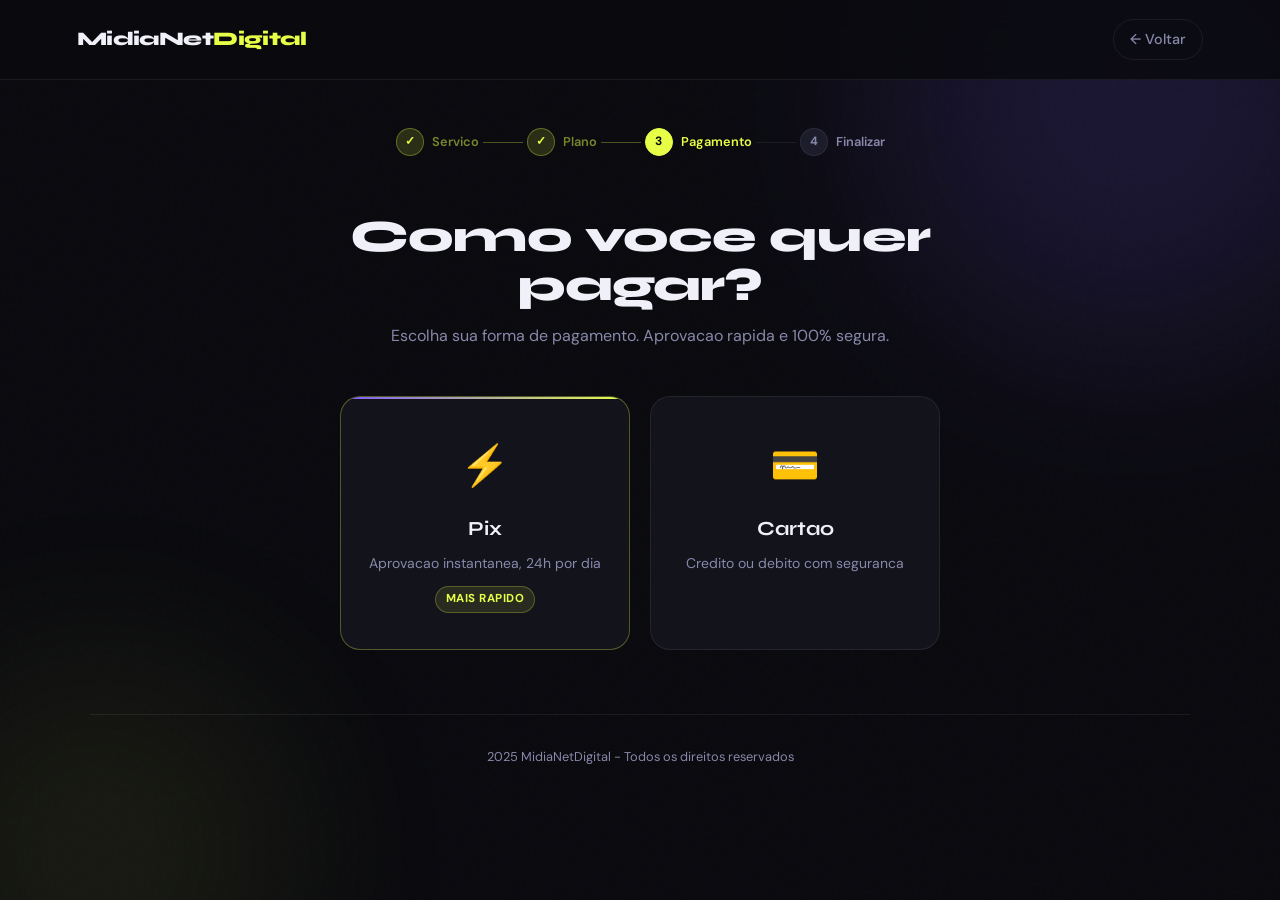
<file: pagamento.html>
<!DOCTYPE html>
<html lang="pt-BR">
<head>
  <meta charset="UTF-8"/>
  <meta name="viewport" content="width=device-width, initial-scale=1.0"/>
  <title>Forma de Pagamento - MidiaNetDigital</title>
  <style>
@import url('https://fonts.googleapis.com/css2?family=Syne:wght@700;800&family=DM+Sans:wght@400;500;600&display=swap');

:root {
  --bg: #0a0a0f; --surface: #13131c; --surface2: #1c1c2b;
  --accent: #e8ff47; --accent2: #7c5cfc;
  --text: #f0f0f8; --muted: #8888aa;
  --border: rgba(255,255,255,0.07); --radius: 20px;
}
*,*::before,*::after{box-sizing:border-box;margin:0;padding:0}
body{background:var(--bg);color:var(--text);font-family:'DM Sans',sans-serif;line-height:1.6;overflow-x:hidden;min-height:100vh}
body::before{content:'';position:fixed;inset:0;background-image:url("data:image/svg+xml,%3Csvg viewBox='0 0 256 256' xmlns='http://www.w3.org/2000/svg'%3E%3Cfilter id='n'%3E%3CfeTurbulence type='fractalNoise' baseFrequency='0.9' numOctaves='4' stitchTiles='stitch'/%3E%3C/filter%3E%3Crect width='100%25' height='100%25' filter='url(%23n)' opacity='0.03'/%3E%3C/svg%3E");pointer-events:none;z-index:0;opacity:0.4}
.blob{position:fixed;border-radius:50%;filter:blur(100px);pointer-events:none;z-index:0}
.blob-1{width:500px;height:500px;background:var(--accent2);top:-150px;right:-100px;opacity:0.15}
.blob-2{width:400px;height:400px;background:var(--accent);bottom:-150px;left:-100px;opacity:0.07}
.nav{position:fixed;top:0;left:0;right:0;z-index:100;display:flex;align-items:center;justify-content:space-between;padding:1.2rem 6%;background:rgba(10,10,15,0.85);backdrop-filter:blur(14px);border-bottom:1px solid var(--border)}
.logo{font-family:'Syne',sans-serif;font-weight:800;font-size:1.2rem;letter-spacing:-0.03em;color:var(--text);text-decoration:none}
.logo span{color:var(--accent)}
.nav-back{display:inline-flex;align-items:center;gap:0.4rem;color:var(--muted);font-size:0.9rem;font-weight:500;text-decoration:none;padding:0.5rem 1rem;border:1px solid var(--border);border-radius:100px;transition:color .2s,border-color .2s}
.nav-back:hover{color:var(--text);border-color:rgba(255,255,255,0.18)}
.page{position:relative;z-index:1;min-height:100vh;padding:8rem 6% 5rem;display:flex;flex-direction:column;align-items:center}
.progress-bar{display:flex;align-items:center;margin-bottom:3.5rem}
.step{display:flex;align-items:center;gap:0.5rem;font-size:0.8rem;font-weight:600;color:var(--muted)}
.step.active{color:var(--accent)}
.step.done{color:rgba(232,255,71,0.5)}
.step-dot{width:28px;height:28px;border-radius:50%;background:var(--surface2);border:1px solid var(--border);display:flex;align-items:center;justify-content:center;font-size:0.75rem;font-weight:700}
.step.active .step-dot{background:var(--accent);color:#0a0a0f;border-color:var(--accent)}
.step.done .step-dot{background:rgba(232,255,71,0.15);border-color:rgba(232,255,71,0.3);color:var(--accent)}
.step-line{width:40px;height:1px;background:var(--border);margin:0 0.25rem}
.step-line.done{background:rgba(232,255,71,0.3)}
.page-header{text-align:center;max-width:600px;margin-bottom:3rem}
.page-header h1{font-family:'Syne',sans-serif;font-size:clamp(1.8rem,4vw,2.8rem);font-weight:800;letter-spacing:-0.02em;line-height:1.1;margin-bottom:0.75rem}
.page-header p{color:var(--muted);font-size:1rem}
.cards-grid{display:grid;grid-template-columns:repeat(auto-fit,minmax(220px,1fr));gap:1.25rem;width:100%;max-width:1100px}
.card{background:var(--surface);border:1px solid var(--border);border-radius:var(--radius);padding:2rem 1.75rem;text-decoration:none;color:var(--text);transition:transform .25s,border-color .25s,box-shadow .25s;position:relative;overflow:hidden;cursor:pointer;display:block}
.card::before{content:'';position:absolute;top:0;left:0;right:0;height:2px;background:linear-gradient(90deg,var(--accent2),var(--accent));opacity:0;transition:opacity .25s}
.card:hover{transform:translateY(-5px);border-color:rgba(255,255,255,0.14);box-shadow:0 20px 40px rgba(0,0,0,.35)}
.card:hover::before{opacity:1}
.card.featured{border-color:rgba(232,255,71,0.3);background:linear-gradient(135deg,rgba(232,255,71,0.04),var(--surface))}
.card.featured::before{opacity:1}
.card-badge{position:absolute;top:1rem;right:1rem;background:var(--accent);color:#0a0a0f;font-size:0.7rem;font-weight:700;letter-spacing:0.05em;text-transform:uppercase;padding:0.25rem 0.6rem;border-radius:100px}
.card-icon{font-size:2.2rem;margin-bottom:1rem;display:block}
.card h3{font-family:'Syne',sans-serif;font-size:1.15rem;font-weight:700;margin-bottom:0.4rem}
.card p,.card span{color:var(--muted);font-size:0.875rem}
.card-price{font-family:'Syne',sans-serif;font-size:2rem;font-weight:800;color:var(--accent);margin:0.75rem 0 0.25rem;line-height:1}
.card-price-sub{color:var(--muted);font-size:0.8rem}
.card-features{list-style:none;margin-top:1rem;display:flex;flex-direction:column;gap:0.4rem}
.card-features li{font-size:0.85rem;color:var(--muted);display:flex;align-items:center;gap:0.4rem}
.card-features li::before{content:'✓';color:var(--accent);font-weight:700}
.checkout-box{background:var(--surface);border:1px solid var(--border);border-radius:24px;padding:2.5rem;width:100%;max-width:560px}
.checkout-box h2{font-family:'Syne',sans-serif;font-size:1.5rem;font-weight:800;margin-bottom:0.4rem}
.checkout-box .sub{color:var(--muted);font-size:0.9rem;margin-bottom:2rem}
.form-group{display:flex;flex-direction:column;gap:0.4rem;margin-bottom:1.1rem}
.form-group label{font-size:0.82rem;font-weight:600;color:var(--muted);letter-spacing:0.03em;text-transform:uppercase}
.form-group input{background:var(--surface2);border:1px solid var(--border);border-radius:12px;padding:0.85rem 1rem;color:var(--text);font-family:'DM Sans',sans-serif;font-size:0.95rem;outline:none;transition:border-color .2s;width:100%}
.form-group input:focus{border-color:rgba(232,255,71,0.4)}
.form-group input::placeholder{color:var(--muted)}
.btn-submit{width:100%;padding:1rem;border:none;border-radius:100px;background:var(--accent);color:#0a0a0f;font-family:'DM Sans',sans-serif;font-size:1rem;font-weight:700;cursor:pointer;margin-top:0.5rem;transition:opacity .2s,transform .2s,box-shadow .2s;box-shadow:0 0 30px rgba(232,255,71,0.2)}
.btn-submit:hover{opacity:0.9;transform:translateY(-2px);box-shadow:0 0 45px rgba(232,255,71,0.35)}
.secure-note{display:flex;align-items:center;justify-content:center;gap:0.4rem;margin-top:1rem;font-size:0.8rem;color:var(--muted)}
.page-footer{margin-top:4rem;padding-top:2rem;border-top:1px solid var(--border);text-align:center;color:var(--muted);font-size:0.8rem;width:100%;max-width:1100px}
.pay-grid{display:grid;grid-template-columns:repeat(auto-fit,minmax(200px,1fr));gap:1.25rem;width:100%;max-width:600px}
.pay-card{background:var(--surface);border:1px solid var(--border);border-radius:var(--radius);padding:2.25rem 1.5rem;text-align:center;text-decoration:none;color:var(--text);transition:transform .25s,border-color .25s,box-shadow .25s;position:relative;overflow:hidden}
.pay-card::before{content:'';position:absolute;top:0;left:0;right:0;height:2px;background:linear-gradient(90deg,var(--accent2),var(--accent));opacity:0;transition:opacity .25s}
.pay-card:hover{transform:translateY(-5px);border-color:rgba(255,255,255,0.14);box-shadow:0 20px 40px rgba(0,0,0,.3)}
.pay-card:hover::before{opacity:1}
.pay-card.featured{border-color:rgba(232,255,71,0.3)}
.pay-card.featured::before{opacity:1}
.pay-icon{font-size:2.5rem;margin-bottom:1rem;display:block}
.pay-card h3{font-family:'Syne',sans-serif;font-size:1.25rem;font-weight:700;margin-bottom:0.4rem}
.pay-card p{color:var(--muted);font-size:0.875rem}
.pay-tag{display:inline-block;margin-top:0.75rem;background:rgba(232,255,71,0.1);border:1px solid rgba(232,255,71,0.25);color:var(--accent);font-size:0.72rem;font-weight:700;letter-spacing:0.04em;text-transform:uppercase;padding:0.2rem 0.6rem;border-radius:100px}
@keyframes fadeUp{from{opacity:0;transform:translateY(20px)}to{opacity:1;transform:translateY(0)}}
.animate{animation:fadeUp .6s ease both}
.delay-1{animation-delay:.1s}
.delay-2{animation-delay:.2s}
.delay-3{animation-delay:.3s}
@media(max-width:600px){.page{padding:7rem 5% 4rem}.nav{padding:1rem 5%}.cards-grid{grid-template-columns:1fr}.step-line{width:20px}.checkout-box{padding:1.75rem 1.25rem}}

  </style>
</head>
<body>
  <div class="blob blob-1"></div>
  <div class="blob blob-2"></div>
  <nav class="nav">
    <a href="index.html" class="logo">MidiaNet<span>Digital</span></a>
    <a href="planos.html" class="nav-back">← Voltar</a>
  </nav>

  <section class="page">
    <div class="progress-bar animate">
      <div class="step done"><div class="step-dot">✓</div>Servico</div>
      <div class="step-line done"></div>
      <div class="step done"><div class="step-dot">✓</div>Plano</div>
      <div class="step-line done"></div>
      <div class="step active"><div class="step-dot">3</div>Pagamento</div>
      <div class="step-line"></div>
      <div class="step"><div class="step-dot">4</div>Finalizar</div>
    </div>

    <div class="page-header animate delay-1">
      <h1>Como voce quer pagar?</h1>
      <p>Escolha sua forma de pagamento. Aprovacao rapida e 100% segura.</p>
    </div>

    <div class="pay-grid animate delay-2">
      <a href="#" class="pay-card featured" onclick="escolher('pix'); return false;">
        <span class="pay-icon">&#9889;</span>
        <h3>Pix</h3>
        <p>Aprovacao instantanea, 24h por dia</p>
        <span class="pay-tag">Mais rapido</span>
      </a>
      <a href="#" class="pay-card" onclick="escolher('cartao'); return false;">
        <span class="pay-icon">&#128179;</span>
        <h3>Cartao</h3>
        <p>Credito ou debito com seguranca</p>
      </a>
    </div>

    <footer class="page-footer animate delay-3">2025 MidiaNetDigital - Todos os direitos reservados</footer>
  </section>

  <script>
    // Preserva plano e servico vindos das etapas anteriores
    var params  = new URLSearchParams(location.search);
    var plano   = params.get('plano')   || sessionStorage.getItem('plano')   || '';
    var servico = params.get('servico') || sessionStorage.getItem('servico') || '';
    if (plano)   sessionStorage.setItem('plano',   plano);
    if (servico) sessionStorage.setItem('servico', servico);

    function escolher(pagamento) {
      sessionStorage.setItem('pagamento', pagamento);
      window.location.href = 'checkout.html?pagamento=' + pagamento;
    }
  </script>
</body>
</html>
</file>
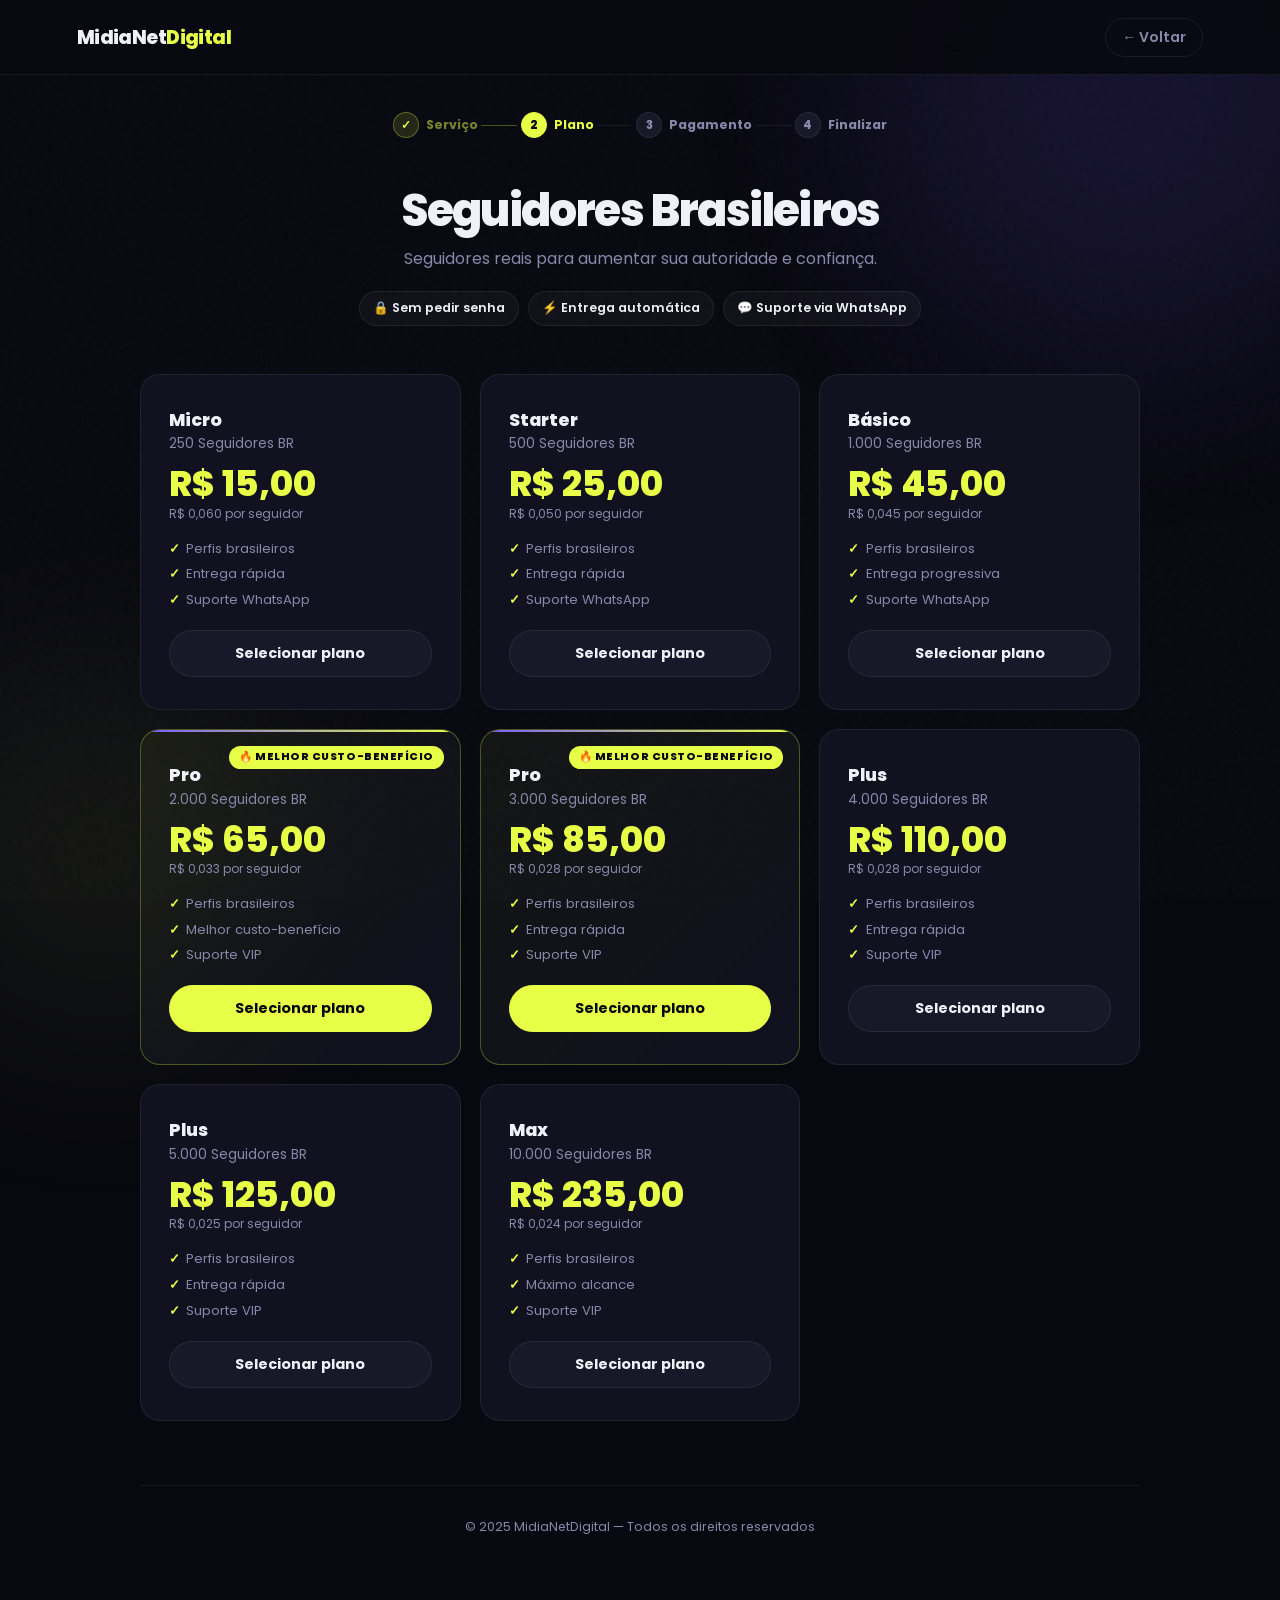
<file: planos.html>
<!DOCTYPE html>
<html lang="pt-BR">
<head>
  <meta charset="UTF-8"/>
  <meta name="viewport" content="width=device-width, initial-scale=1.0"/>
  <title>Escolha o Plano - MidiaNetDigital</title>

  <link rel="preconnect" href="https://fonts.googleapis.com"/>
  <link href="https://fonts.googleapis.com/css2?family=Poppins:wght@400;500;600;700;800&display=swap" rel="stylesheet"/>

  <!-- Meta Pixel -->
  <script>
    !function(f,b,e,v,n,t,s){
      if(f.fbq)return;n=f.fbq=function(){n.callMethod?
      n.callMethod.apply(n,arguments):n.queue.push(arguments)};
      if(!f._fbq)f._fbq=n;n.push=n;n.loaded=!0;n.version='2.0';
      n.queue=[];t=b.createElement(e);t.async=!0;
      t.src=v;s=b.getElementsByTagName(e)[0];
      s.parentNode.insertBefore(t,s)
    }(window, document,'script','https://connect.facebook.net/en_US/fbevents.js');

    fbq('init','855639116397202');

    setTimeout(function(){
      fbq('track','PageView');
      console.log('Pixel disparado: PageView - planos');
    }, 1000);
  </script>

  <style>
    :root{--bg:#080810;--s1:#111120;--s2:#181828;--ac:#e8ff47;--ac2:#7c5cfc;--text:#f0f0f8;--muted:#8888aa;--border:rgba(255,255,255,0.07)}
    *,*::before,*::after{box-sizing:border-box;margin:0;padding:0;font-family:"Poppins",sans-serif}
    body{background:var(--bg);color:var(--text);overflow-x:hidden;min-height:100vh}
    body::before{content:"";position:fixed;inset:0;opacity:.03;pointer-events:none;z-index:0;background-image:url("data:image/svg+xml,%3Csvg viewBox='0 0 200 200' xmlns='http://www.w3.org/2000/svg'%3E%3Cfilter id='n'%3E%3CfeTurbulence type='fractalNoise' baseFrequency='.9' numOctaves='4'/%3E%3C/filter%3E%3Crect width='100%25' height='100%25' filter='url(%23n)'/%3E%3C/svg%3E")}
    .blob{position:fixed;border-radius:50%;pointer-events:none;z-index:0;filter:blur(110px)}
    .b1{width:500px;height:500px;background:var(--ac2);top:-150px;right:-100px;opacity:.13}
    .b2{width:400px;height:400px;background:var(--ac);bottom:-150px;left:-100px;opacity:.06}
    nav{position:fixed;top:0;left:0;right:0;z-index:100;display:flex;align-items:center;justify-content:space-between;padding:1.1rem 6%;background:rgba(8,8,16,.88);backdrop-filter:blur(16px);border-bottom:1px solid var(--border)}
    .logo{font-weight:800;font-size:1.2rem;letter-spacing:-.03em;color:var(--text);text-decoration:none}
    .logo em{color:var(--ac);font-style:normal}
    .nav-back{display:inline-flex;align-items:center;gap:.4rem;color:var(--muted);font-size:.875rem;font-weight:600;text-decoration:none;padding:.5rem 1rem;border:1px solid var(--border);border-radius:100px;transition:color .2s,border-color .2s}
    .nav-back:hover{color:var(--text);border-color:rgba(255,255,255,.18)}
    .page{position:relative;z-index:1;min-height:100vh;padding:7rem 6% 5rem;display:flex;flex-direction:column;align-items:center}
    .prog{display:flex;align-items:center;margin-bottom:3rem}
    .st{display:flex;align-items:center;gap:.45rem;font-size:.78rem;font-weight:700;color:var(--muted)}
    .st.on{color:var(--ac)}.st.dn{color:rgba(232,255,71,.5)}
    .sd{width:26px;height:26px;border-radius:50%;background:var(--s2);border:1px solid var(--border);display:flex;align-items:center;justify-content:center;font-size:.72rem;font-weight:800}
    .st.on .sd{background:var(--ac);color:#080810;border-color:var(--ac)}
    .st.dn .sd{background:rgba(232,255,71,.12);border-color:rgba(232,255,71,.3);color:var(--ac)}
    .sl{width:36px;height:1px;background:var(--border);margin:0 .2rem}.sl.dn{background:rgba(232,255,71,.3)}
    .ph{text-align:center;max-width:680px;margin-bottom:3rem}
    .ph h1{font-size:clamp(1.8rem,4vw,2.8rem);font-weight:800;letter-spacing:-.04em;line-height:1.1;margin-bottom:.7rem}
    .ph p{color:var(--muted);font-size:1rem;line-height:1.6}
    .trust-line{display:flex;gap:.6rem;flex-wrap:wrap;justify-content:center;margin-top:1.2rem}
    .trust-pill{font-size:.78rem;font-weight:600;color:var(--text);background:rgba(255,255,255,.035);border:1px solid var(--border);border-radius:100px;padding:.45rem .8rem}
    #grid{display:grid;grid-template-columns:repeat(auto-fit,minmax(240px,1fr));gap:1.2rem;width:100%;max-width:1000px}
    .card{background:var(--s1);border:1px solid var(--border);border-radius:20px;padding:2rem 1.75rem;text-decoration:none;color:var(--text);transition:transform .25s,border-color .25s,box-shadow .25s;position:relative;overflow:hidden;display:block;cursor:pointer}
    .card::before{content:"";position:absolute;top:0;left:0;right:0;height:2px;background:linear-gradient(90deg,var(--ac2),var(--ac));opacity:0;transition:opacity .25s}
    .card:hover{transform:translateY(-5px);border-color:rgba(255,255,255,.14);box-shadow:0 20px 40px rgba(0,0,0,.4)}
    .card:hover::before,.card.hot::before{opacity:1}
    .card.hot{border-color:rgba(232,255,71,.28);background:linear-gradient(135deg,rgba(232,255,71,.05),var(--s1))}
    .cbadge{position:absolute;top:1rem;right:1rem;background:var(--ac);color:#080810;font-size:.67rem;font-weight:800;letter-spacing:.05em;text-transform:uppercase;padding:.22rem .6rem;border-radius:100px}
    .cname{font-size:1.1rem;font-weight:800;margin-bottom:.1rem}
    .cqtd{color:var(--muted);font-size:.85rem;margin-bottom:.75rem}
    .cpreco{font-size:2.2rem;font-weight:800;color:var(--ac);line-height:1;margin-bottom:.2rem}
    .cper{color:var(--muted);font-size:.75rem;margin-bottom:1rem}
    .clist{list-style:none;display:flex;flex-direction:column;gap:.35rem;margin-bottom:1.25rem}
    .clist li{font-size:.82rem;color:var(--muted);display:flex;align-items:center;gap:.38rem}
    .clist li::before{content:"✓";color:var(--ac);font-weight:800;flex-shrink:0}
    .cbtn{display:block;width:100%;padding:.75rem;background:var(--s2);border:1px solid var(--border);border-radius:100px;text-align:center;font-weight:700;font-size:.9rem;color:var(--text);transition:background .2s,border-color .2s}
    .card.hot .cbtn{background:var(--ac);color:#080810;border-color:var(--ac)}
    body[data-service="engajamento-30-70"] .cbtn{background:#7c5cfc;border-color:#7c5cfc;color:#fff}
    body[data-service="engajamento-60-40"] .cbtn{background:#e8ff47;border-color:#e8ff47;color:#080810}
    body[data-service="engajamento-br"] .cbtn{background:#22c55e;border-color:#22c55e;color:#06110a}
    body[data-service="engajamento-premium"] .cbtn{background:#06b6d4;border-color:#06b6d4;color:#041015}
    .card:hover .cbtn{background:var(--ac);color:#080810;border-color:var(--ac)}
    footer{position:relative;z-index:1;margin-top:4rem;padding-top:2rem;border-top:1px solid var(--border);text-align:center;color:var(--muted);font-size:.78rem;width:100%;max-width:1000px}
    @keyframes up{from{opacity:0;transform:translateY(20px)}to{opacity:1;transform:translateY(0)}}
    .a1{animation:up .6s ease both}.a2{animation:up .6s .1s ease both}.a3{animation:up .6s .2s ease both}
    @media(max-width:600px){.page{padding:6.5rem 5% 4rem}nav{padding:1rem 5%}#grid{grid-template-columns:1fr}.sl{width:18px}}
  </style>
</head>

<body>
  <div class="blob b1"></div><div class="blob b2"></div>

  <nav>
    <a href="index.html" class="logo">MidiaNet<em>Digital</em></a>
    <a href="servicos.html" class="nav-back">&#8592; Voltar</a>
  </nav>

  <section class="page">
    <div class="prog a1">
      <div class="st dn"><div class="sd">&#10003;</div>Serviço</div>
      <div class="sl dn"></div><div class="st on"><div class="sd">2</div>Plano</div>
      <div class="sl"></div><div class="st"><div class="sd">3</div>Pagamento</div>
      <div class="sl"></div><div class="st"><div class="sd">4</div>Finalizar</div>
    </div>

    <div class="ph a2">
      <h1 id="titulo">Escolha seu plano</h1>
      <p id="sub">Quanto mais você investe, mais rápido seu perfil cresce.</p>

      <div class="trust-line">
        <div class="trust-pill">🔒 Sem pedir senha</div>
        <div class="trust-pill">⚡ Entrega automática</div>
        <div class="trust-pill">💬 Suporte via WhatsApp</div>
      </div>
    </div>

    <div id="grid" class="a3"></div>

    <footer>&#169; 2025 MidiaNetDigital &#8212; Todos os direitos reservados</footer>
  </section>

  <script>
   var CAT = {

  "seguidores-brasileiros":{

    titulo:"Seguidores Brasileiros",

    sub:"Seguidores reais para aumentar sua autoridade e confiança.",

    planos:[

      {id:"250",nome:"Micro",qtd:"250 Seguidores BR",preco:"R$ 15,00",por:"R$ 0,060 por seguidor",hot:false,features:["Perfis brasileiros","Entrega rápida","Suporte WhatsApp"]},

      {id:"500",nome:"Starter",qtd:"500 Seguidores BR",preco:"R$ 25,00",por:"R$ 0,050 por seguidor",hot:false,features:["Perfis brasileiros","Entrega rápida","Suporte WhatsApp"]},

      {id:"1000",nome:"Básico",qtd:"1.000 Seguidores BR",preco:"R$ 45,00",por:"R$ 0,045 por seguidor",hot:false,features:["Perfis brasileiros","Entrega progressiva","Suporte WhatsApp"]},

      {id:"2000",nome:"Pro",qtd:"2.000 Seguidores BR",preco:"R$ 65,00",por:"R$ 0,033 por seguidor",hot:true,features:["Perfis brasileiros","Melhor custo-benefício","Suporte VIP"]},

      {id:"3000",nome:"Pro",qtd:"3.000 Seguidores BR",preco:"R$ 85,00",por:"R$ 0,028 por seguidor",hot:true,features:["Perfis brasileiros","Entrega rápida","Suporte VIP"]},

      {id:"4000",nome:"Plus",qtd:"4.000 Seguidores BR",preco:"R$ 110,00",por:"R$ 0,028 por seguidor",hot:false,features:["Perfis brasileiros","Entrega rápida","Suporte VIP"]},

      {id:"5000",nome:"Plus",qtd:"5.000 Seguidores BR",preco:"R$ 125,00",por:"R$ 0,025 por seguidor",hot:false,features:["Perfis brasileiros","Entrega rápida","Suporte VIP"]},

      {id:"10000",nome:"Max",qtd:"10.000 Seguidores BR",preco:"R$ 235,00",por:"R$ 0,024 por seguidor",hot:false,features:["Perfis brasileiros","Máximo alcance","Suporte VIP"]}

    ]

  },



  "seguidores-mundiais":{

    titulo:"Seguidores Mundiais",

    sub:"Aumente sua base rapidamente com entrega segura.",

    planos:[

      {id:"500",nome:"Micro",qtd:"500 Seguidores",preco:"R$ 5,00",por:"R$ 0,010 por seguidor",hot:false,features:["Entrega rápida","Sem precisar de senha","Suporte WhatsApp"]},

      {id:"1000",nome:"Starter",qtd:"1.000 Seguidores",preco:"R$ 10,00",por:"R$ 0,010 por seguidor",hot:false,features:["Entrega rápida","Sem precisar de senha","Suporte WhatsApp"]},

      {id:"2000",nome:"Básico",qtd:"2.000 Seguidores",preco:"R$ 20,00",por:"R$ 0,010 por seguidor",hot:true,features:["Entrega rápida","Melhor custo-benefício","Suporte WhatsApp"]},

      {id:"3000",nome:"Pro",qtd:"3.000 Seguidores",preco:"R$ 30,00",por:"R$ 0,010 por seguidor",hot:false,features:["Entrega rápida","Mais autoridade","Suporte VIP"]},

      {id:"4000",nome:"Plus",qtd:"4.000 Seguidores",preco:"R$ 40,00",por:"R$ 0,010 por seguidor",hot:false,features:["Entrega rápida","Mais autoridade","Suporte VIP"]},

      {id:"5000",nome:"Plus",qtd:"5.000 Seguidores",preco:"R$ 50,00",por:"R$ 0,010 por seguidor",hot:false,features:["Entrega rápida","Mais autoridade","Suporte VIP"]},

      {id:"10000",nome:"Max",qtd:"10.000 Seguidores",preco:"R$ 100,00",por:"R$ 0,010 por seguidor",hot:false,features:["Maior alcance","Melhor custo-benefício","Suporte VIP"]}

    ]

  },

"seguidores-organicos":{

        titulo:"Seguidores Orgânicos",sub:"Crescimento gradual e natural para mais segurança.",

        planos:[

          {id:"250",nome:"Starter",qtd:"250 Seguidores",preco:"R$ 24,90",por:"Entrega gradual",hot:false,features:["Crescimento gradual","Aparência orgânica","Suporte WhatsApp"]},

          {id:"500",nome:"Básico",qtd:"500 Seguidores",preco:"R$ 44,90",por:"Entrega gradual",hot:false,features:["Crescimento gradual","Aparência orgânica","Suporte prioritário"]},

          {id:"1000",nome:"Pro",qtd:"1.000 Seguidores",preco:"R$ 79,90",por:"Entrega gradual",hot:true,features:["Crescimento gradual","Melhor custo-benefício","Suporte VIP"]},

          {id:"2000",nome:"Max",qtd:"2.000 Seguidores",preco:"R$ 139,90",por:"Entrega gradual",hot:false,features:["Crescimento gradual","Aparência orgânica","Suporte VIP"]}

        ]

      }, 

  "engajamento-30-70":{
    titulo:"30% BR + 70% Mundiais",
    sub:"🚀 Pacotes de engajamento: seguidores + bônus de curtidas e visualizações.",
    planos:[
      {id:"500",nome:"START",qtd:"500 Seguidores",preco:"R$ 5,00",por:"Pacote teste",hot:false,features:["30% brasileiros + 70% mundiais","500 seguidores","Pacote rápido e econômico"]},
      {id:"1000",nome:"MAIS VENDIDO",qtd:"1.000 Seguidores",preco:"R$ 13,99",por:"+ 500 Curtidas",hot:true,features:["30% brasileiros + 70% mundiais","+500 curtidas para distribuir","Combo de engajamento"]},
      {id:"1500",nome:"COMBO",qtd:"1.500 Seguidores",preco:"R$ 20,99",por:"+700 Curtidas +700 Visualizações",hot:false,features:["30% brasileiros + 70% mundiais","+700 curtidas","+700 visualizações"]},
      {id:"2000",nome:"COMBO",qtd:"2.000 Seguidores",preco:"R$ 27,99",por:"+1.000 Curtidas +1.000 Visualizações",hot:false,features:["30% brasileiros + 70% mundiais","+1.000 curtidas","+1.000 visualizações"]},
      {id:"3000",nome:"COMBO",qtd:"3.000 Seguidores",preco:"R$ 41,99",por:"+2.000 Curtidas +2.000 Visualizações",hot:false,features:["30% brasileiros + 70% mundiais","+2.000 curtidas","+2.000 visualizações"]},
      {id:"4000",nome:"COMBO",qtd:"4.000 Seguidores",preco:"R$ 55,99",por:"+3.000 Curtidas +3.000 Visualizações",hot:false,features:["30% brasileiros + 70% mundiais","+3.000 curtidas","+3.000 visualizações"]},
      {id:"5000",nome:"COMBO",qtd:"5.000 Seguidores",preco:"R$ 69,99",por:"+4.000 Curtidas +4.000 Visualizações",hot:false,features:["30% brasileiros + 70% mundiais","+4.000 curtidas","+4.000 visualizações"]}
    ]
  },
  "engajamento-60-40":{
    titulo:"60% BR + 40% Mundiais",
    sub:"🌎🇧🇷 Mais brasileiros + bônus de engajamento em um só pacote.",
    planos:[
      {id:"500",nome:"START",qtd:"500 Seguidores",preco:"R$ 8,99",por:"Pacote teste",hot:false,features:["60% brasileiros + 40% mundiais","500 seguidores","Entrega automática"]},
      {id:"1000",nome:"MAIS VENDIDO",qtd:"1.000 Seguidores",preco:"R$ 17,99",por:"+ 500 Curtidas",hot:true,features:["60% brasileiros + 40% mundiais","+500 curtidas","Combo de engajamento"]},
      {id:"2000",nome:"COMBO",qtd:"2.000 Seguidores",preco:"R$ 35,98",por:"+1.000 Curtidas +1.000 Visualizações",hot:false,features:["60% brasileiros + 40% mundiais","+1.000 curtidas","+1.000 visualizações"]},
      {id:"3000",nome:"COMBO",qtd:"3.000 Seguidores",preco:"R$ 53,97",por:"+2.000 Curtidas +2.000 Visualizações",hot:false,features:["60% brasileiros + 40% mundiais","+2.000 curtidas","+2.000 visualizações"]},
      {id:"4000",nome:"COMBO",qtd:"4.000 Seguidores",preco:"R$ 71,96",por:"+3.000 Curtidas +3.000 Visualizações",hot:false,features:["60% brasileiros + 40% mundiais","+3.000 curtidas","+3.000 visualizações"]},
      {id:"5000",nome:"COMBO",qtd:"5.000 Seguidores",preco:"R$ 89,95",por:"+4.000 Curtidas +4.000 Visualizações",hot:false,features:["60% brasileiros + 40% mundiais","+4.000 curtidas","+4.000 visualizações"]}
    ]
  },
  "engajamento-br":{
    titulo:"100% Brasileiros",
    sub:"🇧🇷 Seguidores brasileiros + bônus de curtidas e visualizações.",
    planos:[
      {id:"250",nome:"MICRO",qtd:"250 Seguidores",preco:"R$ 15,00",por:"Pacote de entrada",hot:false,features:["100% brasileiros","250 seguidores","Entrega automática"]},
      {id:"500",nome:"MAIS ESCONDIDO",qtd:"500 Seguidores",preco:"R$ 25,00",por:"+500 Curtidas +500 Visualizações",hot:true,features:["100% brasileiros","+500 curtidas","+500 visualizações"]},
      {id:"1000",nome:"BÁSICO",qtd:"1.000 Seguidores",preco:"R$ 45,00",por:"+1.000 Curtidas +1.000 Visualizações",hot:false,features:["100% brasileiros","+1.000 curtidas","+1.000 visualizações"]},
      {id:"2000",nome:"PRO",qtd:"2.000 Seguidores",preco:"R$ 65,00",por:"+2.000 Curtidas +2.000 Visualizações",hot:false,features:["100% brasileiros","+2.000 curtidas","+2.000 visualizações"]},
      {id:"3000",nome:"PRO",qtd:"3.000 Seguidores",preco:"R$ 85,00",por:"+3.000 Curtidas +3.000 Visualizações",hot:false,features:["100% brasileiros","+3.000 curtidas","+3.000 visualizações"]},
      {id:"4000",nome:"PLUS",qtd:"4.000 Seguidores",preco:"R$ 110,00",por:"+4.000 Curtidas +4.000 Visualizações",hot:false,features:["100% brasileiros","+4.000 curtidas","+4.000 visualizações"]},
      {id:"5000",nome:"MAX",qtd:"5.000 Seguidores",preco:"R$ 125,00",por:"+5.000 Curtidas +5.000 Visualizações",hot:false,features:["100% brasileiros","+5.000 curtidas","+5.000 visualizações"]}
    ]
  },
  "engajamento-premium":{
    titulo:"BR Premium Ativos",
    sub:"🎖️ Perfis premium e bônus de engajamento.",
    planos:[
      {id:"500",nome:"PREMIUM",qtd:"500 Seguidores",preco:"R$ 80,00",por:"+200 Curtidas BR +200 Visualizações",hot:false,features:["Perfis ativos","+200 curtidas BR","+200 visualizações"]},
      {id:"1000",nome:"PREMIUM",qtd:"1.000 Seguidores",preco:"R$ 160,00",por:"+500 Curtidas BR +500 Visualizações",hot:true,features:["Perfis ativos","+500 curtidas BR","+500 visualizações"]},
      {id:"2000",nome:"PREMIUM",qtd:"2.000 Seguidores",preco:"R$ 320,00",por:"+1.000 Curtidas BR +1.000 Visualizações",hot:false,features:["Perfis ativos","+1.000 curtidas BR","+1.000 visualizações"]},
      {id:"3000",nome:"PREMIUM",qtd:"3.000 Seguidores",preco:"R$ 497,00",por:"+2.000 Curtidas BR +2.000 Visualizações",hot:false,features:["Perfis ativos","+2.000 curtidas BR","+2.000 visualizações"]},
      {id:"4000",nome:"PREMIUM",qtd:"4.000 Seguidores",preco:"R$ 657,00",por:"+3.000 Curtidas BR +3.000 Visualizações",hot:false,features:["Perfis ativos","+3.000 curtidas BR","+3.000 visualizações"]},
      {id:"5000",nome:"PREMIUM",qtd:"5.000 Seguidores",preco:"R$ 847,00",por:"+4.000 Curtidas BR +4.000 Visualizações",hot:false,features:["Perfis ativos","+4.000 curtidas BR","+4.000 visualizações"]}
    ]
  },

  "visualizacoes":{

    titulo:"Visualizações de Reels",

    sub:"Impulsione seus Reels, Stories e aumente o alcance.",

    planos:[

      {id:"500",nome:"Micro",qtd:"500 Views",preco:"R$ 8,00",por:"R$ 0,016 por view",hot:false,features:["Reels e Stories","Entrega rápida","Aumenta alcance"]},

      {id:"1000",nome:"Starter",qtd:"1.000 Views",preco:"R$ 15,00",por:"R$ 0,015 por view",hot:false,features:["Reels e Stories","Entrega rápida","Suporte WhatsApp"]},

      {id:"2500",nome:"Básico",qtd:"2.500 Views",preco:"R$ 30,00",por:"R$ 0,012 por view",hot:false,features:["Reels e Stories","Mais alcance","Entrega rápida"]},

      {id:"5000",nome:"Pro",qtd:"5.000 Views",preco:"R$ 55,00",por:"R$ 0,011 por view",hot:true,features:["Melhor custo-benefício","Mais alcance","Suporte WhatsApp"]},

      {id:"10000",nome:"Plus",qtd:"10.000 Views",preco:"R$ 100,00",por:"R$ 0,010 por view",hot:false,features:["Máximo alcance","Entrega rápida","Suporte VIP"]},

      {id:"25000",nome:"Max",qtd:"25.000 Views",preco:"R$ 250,00",por:"R$ 0,010 por view",hot:false,features:["Ideal para viralização","Entrega rápida","Suporte VIP"]}

    ]

  },

  "curtidas-brasileiras":{

    titulo:"Curtidas Brasileiras",

    sub:"Mais curtidas para aumentar engajamento e prova social.",

    planos:[

      {id:"500",nome:"Micro",qtd:"500 Curtidas",preco:"R$ 8,00",por:"R$ 0,016 por curtida",hot:false,features:["Perfis brasileiros","Entrega rápida","Por publicação"]},

      {id:"1000",nome:"Starter",qtd:"1.000 Curtidas",preco:"R$ 15,00",por:"R$ 0,015 por curtida",hot:false,features:["Perfis brasileiros","Entrega rápida","Suporte WhatsApp"]},

      {id:"2500",nome:"Básico",qtd:"2.500 Curtidas",preco:"R$ 30,00",por:"R$ 0,012 por curtida",hot:false,features:["Perfis brasileiros","Mais engajamento","Entrega rápida"]},

      {id:"5000",nome:"Pro",qtd:"5.000 Curtidas",preco:"R$ 55,00",por:"R$ 0,011 por curtida",hot:true,features:["Melhor custo-benefício","Mais engajamento","Suporte WhatsApp"]},

      {id:"10000",nome:"Plus",qtd:"10.000 Curtidas",preco:"R$ 100,00",por:"R$ 0,010 por curtida",hot:false,features:["Perfis brasileiros","Entrega rápida","Suporte VIP"]},

      {id:"20000",nome:"Max",qtd:"20.000 Curtidas",preco:"R$ 200,00",por:"R$ 0,010 por curtida",hot:false,features:["Ideal para viralização","Entrega rápida","Suporte VIP"]}

    ]

  }

};

    var params = new URLSearchParams(location.search);
    var servico = params.get("servico") || sessionStorage.getItem("servico") || "seguidores-brasileiros";
    sessionStorage.setItem("servico", servico);

    var dados = CAT[servico] || CAT["seguidores-brasileiros"];
    document.body.setAttribute("data-service", servico);
    document.getElementById("titulo").textContent = dados.titulo;
    document.getElementById("sub").textContent = dados.sub;

    var grid = document.getElementById("grid");

    function precoParaNumero(preco){
      return parseFloat(
        preco.replace("R$","").replace(".","").replace(",",".").trim()
      );
    }

    dados.planos.forEach(function(p){
      var feats = p.features.map(function(f){ return "<li>"+f+"</li>"; }).join("");
      var badge = p.hot ? "<span class=\"cbadge\">🔥 Melhor custo-benefício</span>" : "";
      var cls = p.hot ? "card hot" : "card";

      var card = document.createElement("a");
      card.className = cls;
      card.href = "#";
      card.innerHTML = badge +
        "<div class=\"cname\">"+p.nome+"</div>"+
        "<div class=\"cqtd\">"+p.qtd+"</div>"+
        "<div class=\"cpreco\">"+p.preco+"</div>"+
        "<div class=\"cper\">"+p.por+"</div>"+
        "<ul class=\"clist\">"+feats+"</ul>"+
        "<div class=\"cbtn\">Selecionar plano</div>";

      card.addEventListener("click", function(e){
        e.preventDefault();

        var valor = precoParaNumero(p.preco);
        var contentName = p.qtd + " - " + dados.titulo;

        sessionStorage.setItem("plano", p.id);
        sessionStorage.setItem("planoLabel", p.qtd+" - "+p.preco+" ("+p.nome+")");
        sessionStorage.setItem("plano_nome_pixel", contentName);
        sessionStorage.setItem("valor_plano", valor);

        if (!sessionStorage.getItem('plano_enviado')) {

  fetch('https://midianetdigital.onrender.com/evento', {
    method: 'POST',
    headers: {
      'Content-Type': 'application/json'
    },
    body: JSON.stringify({
      tipo: 'plano',
      plano: contentName
    })
  }).catch(() => {});

  sessionStorage.setItem('plano_enviado', '1');
}

        if(typeof fbq === "function"){
          fbq('track','ViewContent',{
            content_name: contentName,
            content_category: 'Plano',
            value: valor,
            currency: 'BRL'
          });
        }

        console.log("ViewContent plano:", contentName, valor);

        setTimeout(function(){
          window.location.href = "checkout.html?plano="+p.id+"&servico="+encodeURIComponent(servico)+"&pagamento=pix";
        }, 250);
      });

      grid.appendChild(card);
    });
  </script>
</body>
</html>
</file>
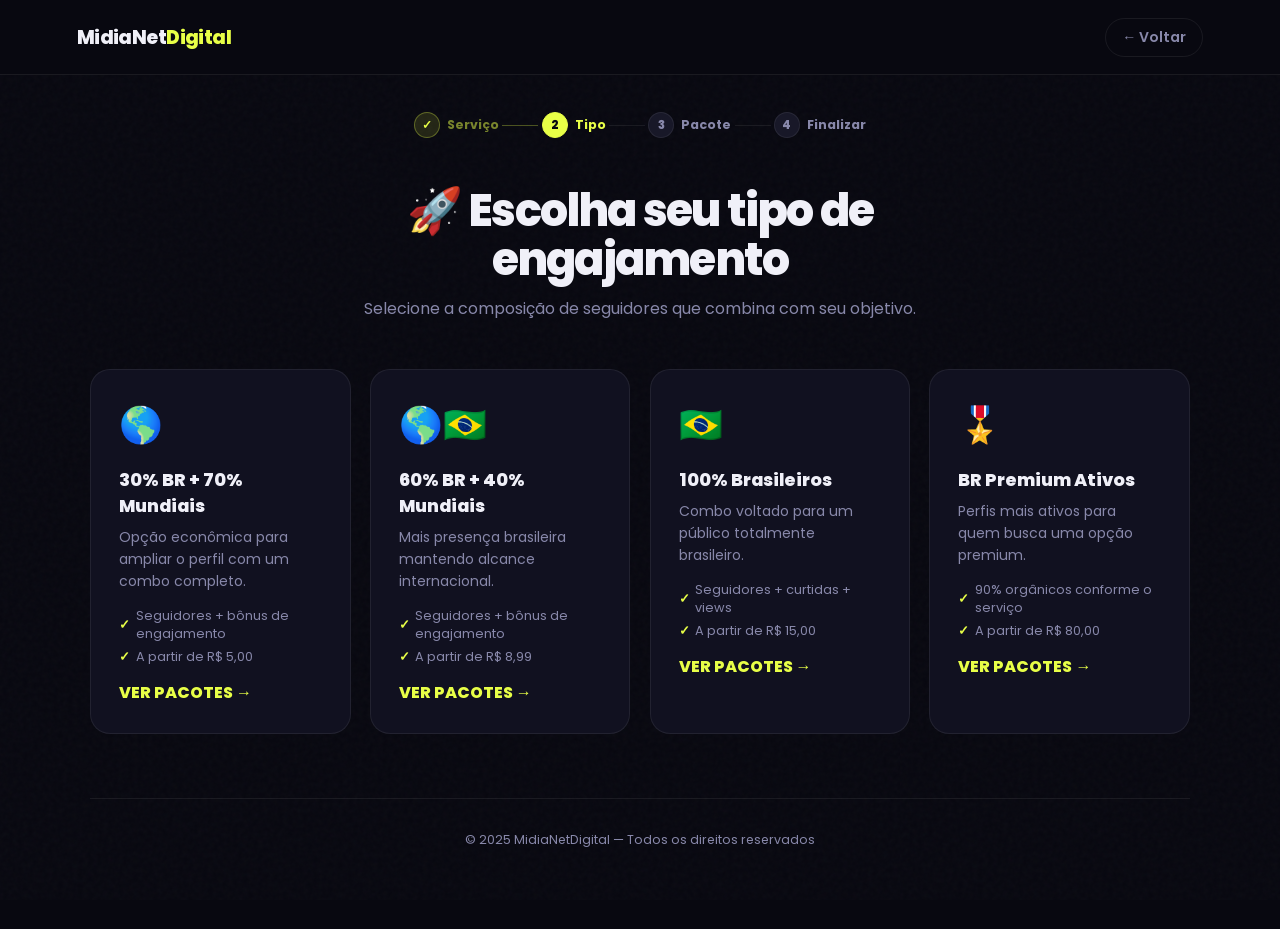
<file: servicos.html>
<!DOCTYPE html>
<html lang="pt-BR">
<head>
  <meta charset="UTF-8"/>
  <meta name="viewport" content="width=device-width, initial-scale=1.0"/>
  <title>Escolha o Serviço - MidiaNetDigital</title>

  <link rel="preconnect" href="https://fonts.googleapis.com"/>
  <link href="https://fonts.googleapis.com/css2?family=Poppins:wght@400;500;600;700;800&display=swap" rel="stylesheet"/>

  <!-- Meta Pixel -->
  <script>
    !function(f,b,e,v,n,t,s){
      if(f.fbq)return;n=f.fbq=function(){n.callMethod?
      n.callMethod.apply(n,arguments):n.queue.push(arguments)};
      if(!f._fbq)f._fbq=n;n.push=n;n.loaded=!0;n.version='2.0';
      n.queue=[];t=b.createElement(e);t.async=!0;
      t.src=v;s=b.getElementsByTagName(e)[0];
      s.parentNode.insertBefore(t,s)
    }(window, document,'script','https://connect.facebook.net/en_US/fbevents.js');

    fbq('init', '855639116397202');
    setTimeout(function(){
      fbq('track', 'PageView');
    }, 1000);
  </script>

  <style>
    :root{--bg:#080810;--s1:#111120;--s2:#181828;--ac:#e8ff47;--ac2:#7c5cfc;--text:#f0f0f8;--muted:#8888aa;--border:rgba(255,255,255,0.07)}
    *,*::before,*::after{box-sizing:border-box;margin:0;padding:0;font-family:"Poppins",sans-serif}
    body{background:var(--bg);color:var(--text);overflow-x:hidden;min-height:100vh}
    body::before{content:"";position:fixed;inset:0;opacity:.03;pointer-events:none;z-index:0;background-image:url("data:image/svg+xml,%3Csvg viewBox='0 0 200 200' xmlns='http://www.w3.org/2000/svg'%3E%3Cfilter id='n'%3E%3CfeTurbulence type='fractalNoise' baseFrequency='.9' numOctaves='4'/%3E%3C/filter%3E%3Crect width='100%25' height='100%25' filter='url(%23n)'/%3E%3C/svg%3E")}
    .blob{position:fixed;border-radius:50%;pointer-events:none;z-index:0;filter:blur(110px)}
    .b1{width:500px;height:500px;background:var(--ac2);top:-150px;right:-100px;opacity:.13}
    .b2{width:400px;height:400px;background:var(--ac);bottom:-150px;left:-100px;opacity:.06}
    nav{position:fixed;top:0;left:0;right:0;z-index:100;display:flex;align-items:center;justify-content:space-between;padding:1.1rem 6%;background:rgba(8,8,16,.88);backdrop-filter:blur(16px);border-bottom:1px solid var(--border)}
    .logo{font-weight:800;font-size:1.2rem;letter-spacing:-.03em;color:var(--text);text-decoration:none}
    .logo em{color:var(--ac);font-style:normal}
    .nav-back{display:inline-flex;align-items:center;gap:.4rem;color:var(--muted);font-size:.875rem;font-weight:600;text-decoration:none;padding:.5rem 1rem;border:1px solid var(--border);border-radius:100px;transition:color .2s,border-color .2s}
    .nav-back:hover{color:var(--text);border-color:rgba(255,255,255,.18)}
    .page{position:relative;z-index:1;min-height:100vh;padding:7rem 6% 5rem;display:flex;flex-direction:column;align-items:center}
    .prog{display:flex;align-items:center;margin-bottom:3rem}
    .st{display:flex;align-items:center;gap:.45rem;font-size:.78rem;font-weight:700;color:var(--muted)}
    .st.on{color:var(--ac)}
    .st.dn{color:rgba(232,255,71,.5)}
    .sd{width:26px;height:26px;border-radius:50%;background:var(--s2);border:1px solid var(--border);display:flex;align-items:center;justify-content:center;font-size:.72rem;font-weight:800}
    .st.on .sd{background:var(--ac);color:#080810;border-color:var(--ac)}
    .st.dn .sd{background:rgba(232,255,71,.12);border-color:rgba(232,255,71,.3);color:var(--ac)}
    .sl{width:36px;height:1px;background:var(--border);margin:0 .2rem}
    .sl.dn{background:rgba(232,255,71,.3)}
    .ph{text-align:center;max-width:680px;margin-bottom:3rem}
    .ph h1{font-size:clamp(1.8rem,4vw,2.8rem);font-weight:800;letter-spacing:-.04em;line-height:1.1;margin-bottom:.7rem}
    .ph p{color:var(--muted);font-size:1rem;line-height:1.6}
    .trust-line{display:flex;gap:.6rem;flex-wrap:wrap;justify-content:center;margin-top:1.2rem}
    .trust-pill{font-size:.78rem;font-weight:600;color:var(--text);background:rgba(255,255,255,.035);border:1px solid var(--border);border-radius:100px;padding:.45rem .8rem}
    .grid{display:grid;grid-template-columns:repeat(auto-fit,minmax(240px,1fr));gap:1.2rem;width:100%;max-width:1100px}
    .card{background:var(--s1);border:1px solid var(--border);border-radius:20px;padding:1.75rem;text-decoration:none;color:var(--text);transition:transform .25s,border-color .25s,box-shadow .25s;position:relative;overflow:hidden;display:block;cursor:pointer}
    .card::before{content:"";position:absolute;top:0;left:0;right:0;height:2px;background:linear-gradient(90deg,var(--ac2),var(--ac));opacity:0;transition:opacity .25s}
    .card:hover{transform:translateY(-5px);border-color:rgba(255,255,255,.14);box-shadow:0 20px 40px rgba(0,0,0,.4)}
    .card:hover::before{opacity:1}
    .card.hot{border-color:rgba(232,255,71,.28);background:linear-gradient(135deg,rgba(232,255,71,.04),var(--s1))}
    .card.hot::before{opacity:1}
    .cbadge{position:absolute;top:1rem;right:1rem;background:var(--ac);color:#080810;font-size:.67rem;font-weight:800;letter-spacing:.05em;text-transform:uppercase;padding:.22rem .6rem;border-radius:100px}
    .cico{font-size:2.2rem;margin-bottom:1rem;display:block}
    .card h3{font-size:1.1rem;font-weight:800;margin-bottom:.4rem}
    .card p{color:var(--muted);font-size:.875rem;margin-bottom:.9rem;line-height:1.6}
    .clist{list-style:none;display:flex;flex-direction:column;gap:.3rem}
    .clist li{font-size:.8rem;color:var(--muted);display:flex;align-items:center;gap:.35rem}
    .clist li::before{content:"✓";color:var(--ac);font-weight:800;flex-shrink:0}
    .cprice{margin-top:.9rem;font-size:1rem;font-weight:800;color:var(--ac)}
    footer{position:relative;z-index:1;margin-top:4rem;padding-top:2rem;border-top:1px solid var(--border);text-align:center;color:var(--muted);font-size:.78rem;width:100%;max-width:1100px}
    @keyframes up{from{opacity:0;transform:translateY(20px)}to{opacity:1;transform:translateY(0)}}
    .a1{animation:up .6s ease both}
    .a2{animation:up .6s .1s ease both}
    .a3{animation:up .6s .2s ease both}
    @media(max-width:600px){.page{padding:6.5rem 5% 4rem}nav{padding:1rem 5%}.grid{grid-template-columns:1fr}.sl{width:18px}}
  </style>
</head>

<body>
  <nav><a href="index.html" class="logo">MidiaNet<em>Digital</em></a><a href="index.html" class="nav-back">← Voltar</a></nav>
  <section class="page">
    <div class="prog"><div class="st dn"><div class="sd">✓</div>Serviço</div><div class="sl dn"></div><div class="st on"><div class="sd">2</div>Tipo</div><div class="sl"></div><div class="st"><div class="sd">3</div>Pacote</div><div class="sl"></div><div class="st"><div class="sd">4</div>Finalizar</div></div>
    <div class="ph"><h1>🚀 Escolha seu tipo de engajamento</h1><p>Selecione a composição de seguidores que combina com seu objetivo.</p></div>
    <div class="grid">
      <a class="card featured" href="planos.html?servico=engajamento-30-70" data-service="Engajamento 30% BR + 70% Mundial"><span class="cico">🌎</span><h3>30% BR + 70% Mundiais</h3><p>Opção econômica para ampliar o perfil com um combo completo.</p><ul class="clist"><li>Seguidores + bônus de engajamento</li><li>A partir de R$ 5,00</li></ul><div class="cprice">VER PACOTES →</div></a>
      <a class="card" href="planos.html?servico=engajamento-60-40" data-service="Engajamento 60% BR + 40% Mundial"><span class="cico">🌎🇧🇷</span><h3>60% BR + 40% Mundiais</h3><p>Mais presença brasileira mantendo alcance internacional.</p><ul class="clist"><li>Seguidores + bônus de engajamento</li><li>A partir de R$ 8,99</li></ul><div class="cprice">VER PACOTES →</div></a>
      <a class="card" href="planos.html?servico=engajamento-br" data-service="Engajamento 100% Brasileiros"><span class="cico">🇧🇷</span><h3>100% Brasileiros</h3><p>Combo voltado para um público totalmente brasileiro.</p><ul class="clist"><li>Seguidores + curtidas + views</li><li>A partir de R$ 15,00</li></ul><div class="cprice">VER PACOTES →</div></a>
      <a class="card" href="planos.html?servico=engajamento-premium" data-service="Engajamento BR Premium Ativos"><span class="cico">🎖️</span><h3>BR Premium Ativos</h3><p>Perfis mais ativos para quem busca uma opção premium.</p><ul class="clist"><li>90% orgânicos conforme o serviço</li><li>A partir de R$ 80,00</li></ul><div class="cprice">VER PACOTES →</div></a>
    </div>
    <footer>© 2025 MidiaNetDigital — Todos os direitos reservados</footer>
  </section>
  <script>
    document.querySelectorAll('.card').forEach(function(card){card.addEventListener('click',function(){var nome=this.dataset.service||'';sessionStorage.setItem('servico',this.getAttribute('href').split('servico=')[1]);fetch('https://midianetdigital.onrender.com/evento',{method:'POST',headers:{'Content-Type':'application/json'},body:JSON.stringify({tipo:'servico',servico:nome})}).catch(function(){});if(typeof fbq==='function')fbq('track','ViewContent',{content_name:nome,content_category:'Servico'});});});
  </script>
</body>
</html>
</file>
